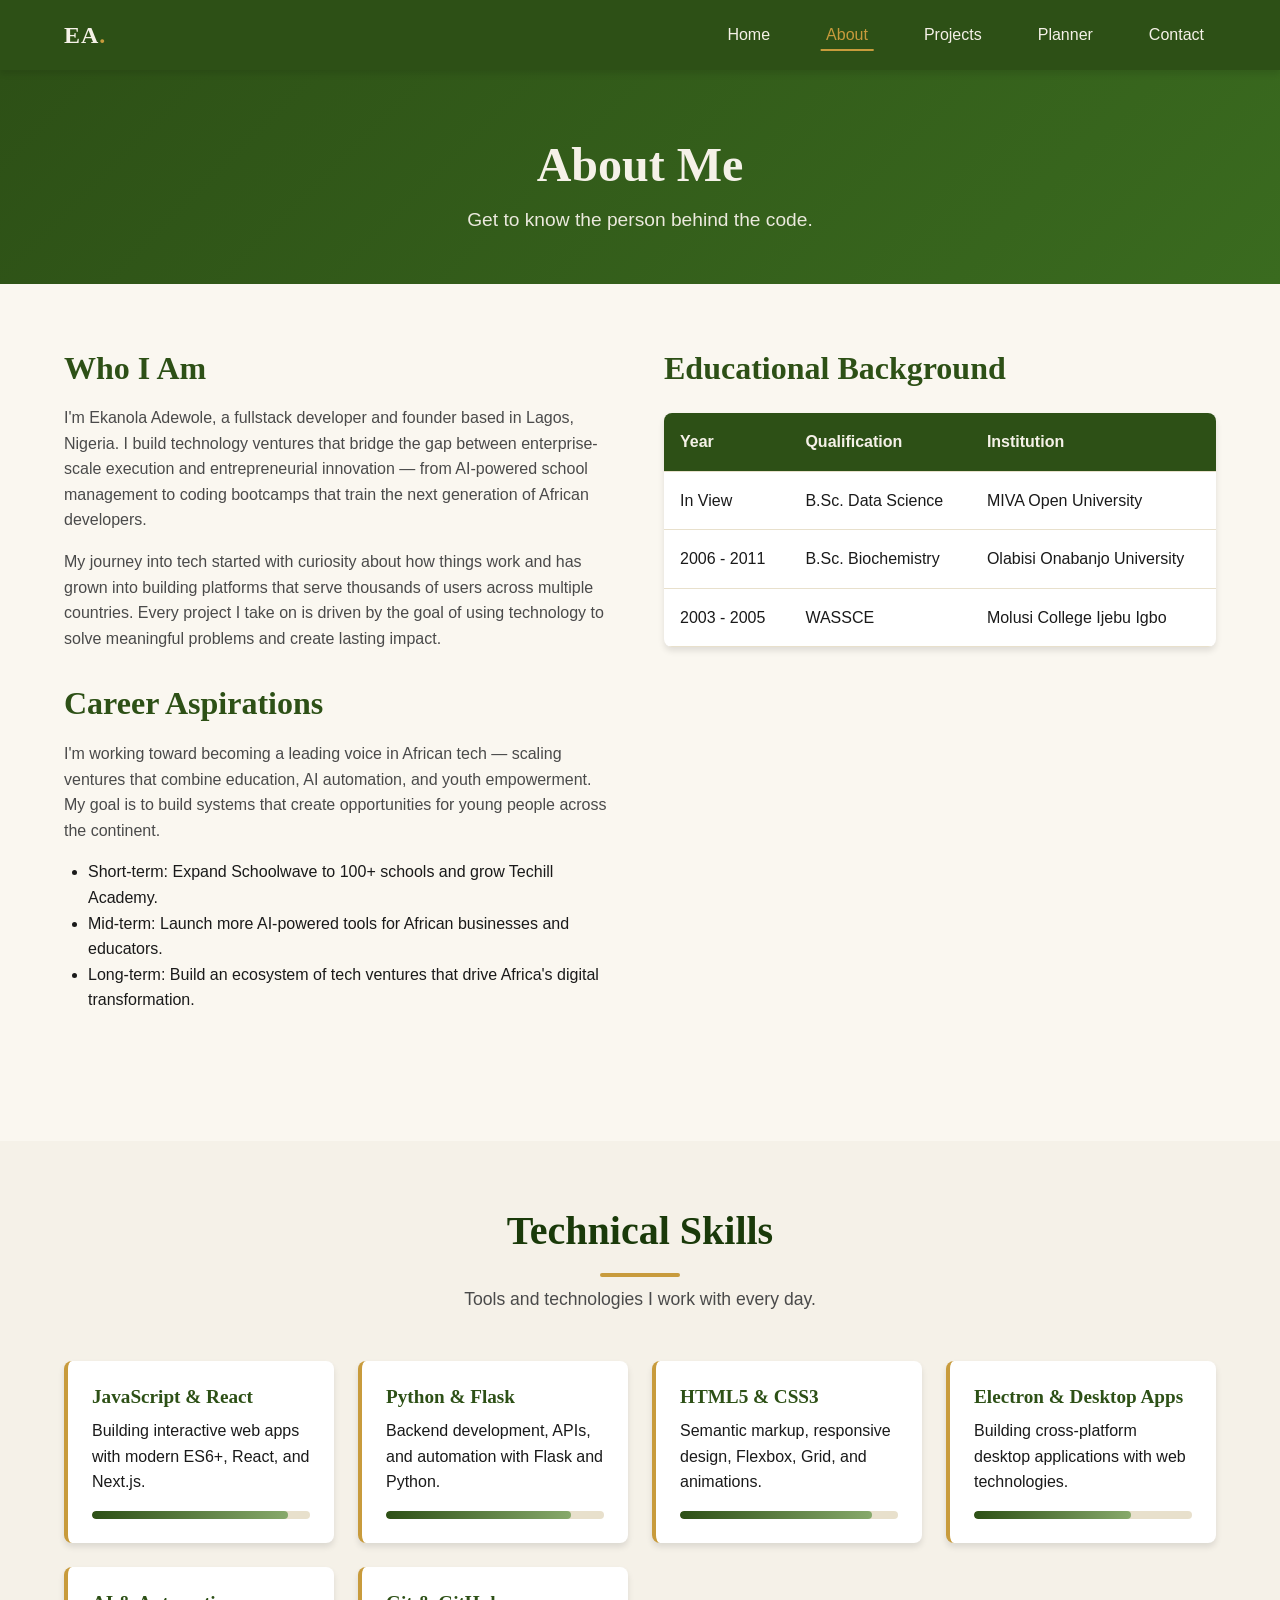
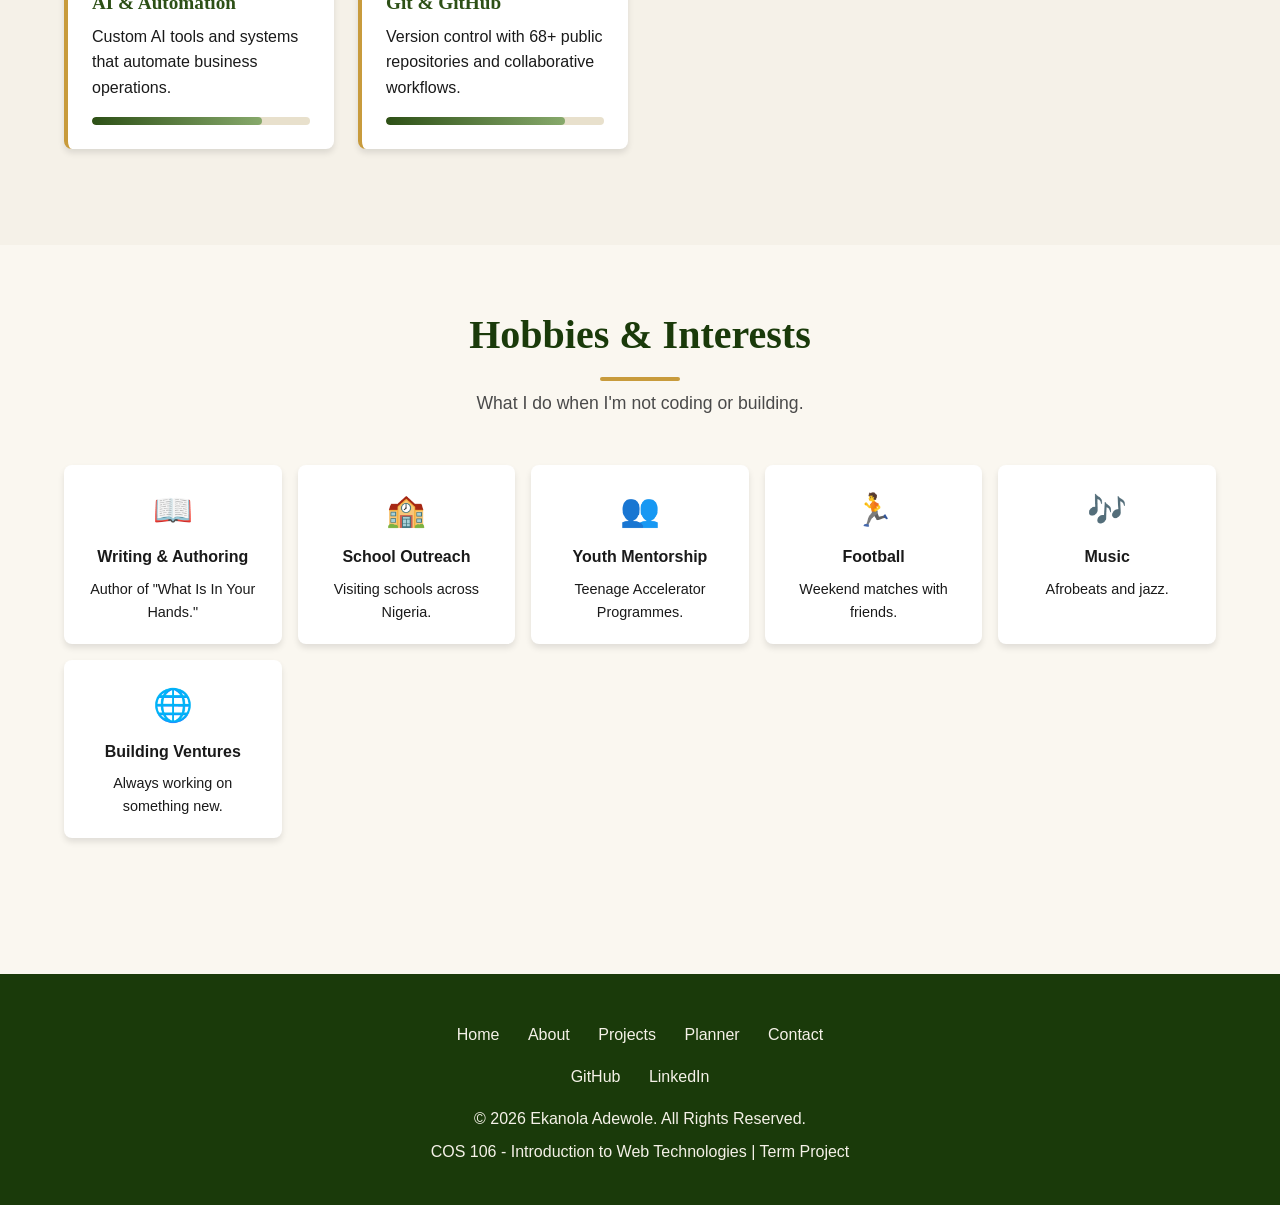
<file: about.html>
<!DOCTYPE html>
<html lang="en">
<head>
  <meta charset="UTF-8" />
  <meta name="viewport" content="width=device-width, initial-scale=1.0" />
  <meta name="description" content="About Ekanola Adewole - educational background, skills, career aspirations, and hobbies." />
  <title>About Me | Ekanola Adewole</title>
  <link rel="stylesheet" href="css/style.css" />
</head>
<body>
  <header>
    <nav class="navbar">
      <div class="nav-container">
        <a href="index.html" class="nav-logo">EA<span>.</span></a>
        <button class="hamburger" aria-expanded="false">&#9776;</button>
        <ul class="nav-menu">
          <li><a href="index.html" class="nav-link">Home</a></li>
          <li><a href="about.html" class="nav-link">About</a></li>
          <li><a href="projects.html" class="nav-link">Projects</a></li>
          <li><a href="planner.html" class="nav-link">Planner</a></li>
          <li><a href="contact.html" class="nav-link">Contact</a></li>
        </ul>
      </div>
    </nav>
  </header>

  <main>
    <section class="page-header">
      <h1>About Me</h1>
      <p>Get to know the person behind the code.</p>
    </section>

    <!-- Bio + Education -->
    <section class="about-section">
      <div class="container">
        <div class="about-grid">
          <div class="about-text reveal">
            <h2>Who I Am</h2>
            <p>
              I'm Ekanola Adewole, a fullstack developer and founder based in Lagos, Nigeria.
              I build technology ventures that bridge the gap between enterprise-scale execution
              and entrepreneurial innovation — from AI-powered school management to coding
              bootcamps that train the next generation of African developers.
            </p>
            <p>
              My journey into tech started with curiosity about how things work and has grown
              into building platforms that serve thousands of users across multiple countries.
              Every project I take on is driven by the goal of using technology to solve
              meaningful problems and create lasting impact.
            </p>
            <h2 style="margin-top:2rem;">Career Aspirations</h2>
            <p>
              I'm working toward becoming a leading voice in African tech — scaling ventures
              that combine education, AI automation, and youth empowerment. My goal is to
              build systems that create opportunities for young people across the continent.
            </p>
            <ul>
              <li>Short-term: Expand Schoolwave to 100+ schools and grow Techill Academy.</li>
              <li>Mid-term: Launch more AI-powered tools for African businesses and educators.</li>
              <li>Long-term: Build an ecosystem of tech ventures that drive Africa's digital transformation.</li>
            </ul>
          </div>

          <div class="reveal">
            <h2 style="color: var(--primary);">Educational Background</h2>
            <table class="education-table">
              <thead>
                <tr>
                  <th>Year</th>
                  <th>Qualification</th>
                  <th>Institution</th>
                </tr>
              </thead>
              <tbody>
                <tr>
                  <td>In View</td>
                  <td>B.Sc. Data Science</td>
                  <td>MIVA Open University</td>
                </tr>
                <tr>
                  <td>2006 - 2011</td>
                  <td>B.Sc. Biochemistry</td>
                  <td>Olabisi Onabanjo University</td>
                </tr>
                <tr>
                  <td>2003 - 2005</td>
                  <td>WASSCE</td>
                  <td>Molusi College Ijebu Igbo</td>
                </tr>
              </tbody>
            </table>
          </div>

        </div>
      </div>
    </section>

    <!-- Technical Skills -->
    <section style="background: var(--cream);">
      <div class="container">
        <h2 class="section-title reveal">Technical Skills</h2>
        <p class="section-subtitle reveal">Tools and technologies I work with every day.</p>

        <div class="skills-grid">
          <div class="skill-card reveal">
            <h3>JavaScript &amp; React</h3>
            <p>Building interactive web apps with modern ES6+, React, and Next.js.</p>
            <div class="skill-bar"><div class="skill-fill" data-width="90"></div></div>
          </div>
          <div class="skill-card reveal">
            <h3>Python &amp; Flask</h3>
            <p>Backend development, APIs, and automation with Flask and Python.</p>
            <div class="skill-bar"><div class="skill-fill" data-width="85"></div></div>
          </div>
          <div class="skill-card reveal">
            <h3>HTML5 &amp; CSS3</h3>
            <p>Semantic markup, responsive design, Flexbox, Grid, and animations.</p>
            <div class="skill-bar"><div class="skill-fill" data-width="88"></div></div>
          </div>
          <div class="skill-card reveal">
            <h3>Electron &amp; Desktop Apps</h3>
            <p>Building cross-platform desktop applications with web technologies.</p>
            <div class="skill-bar"><div class="skill-fill" data-width="72"></div></div>
          </div>
          <div class="skill-card reveal">
            <h3>AI &amp; Automation</h3>
            <p>Custom AI tools and systems that automate business operations.</p>
            <div class="skill-bar"><div class="skill-fill" data-width="78"></div></div>
          </div>
          <div class="skill-card reveal">
            <h3>Git &amp; GitHub</h3>
            <p>Version control with 68+ public repositories and collaborative workflows.</p>
            <div class="skill-bar"><div class="skill-fill" data-width="82"></div></div>
          </div>
        </div>
      </div>
    </section>

    <!-- Hobbies & Interests -->
    <section style="background: var(--cream-light);">
      <div class="container">
        <h2 class="section-title reveal">Hobbies &amp; Interests</h2>
        <p class="section-subtitle reveal">What I do when I'm not coding or building.</p>

        <ul class="hobbies-list">
          <li class="hobby-item reveal">
            <span class="hobby-icon">&#128214;</span>
            <strong>Writing &amp; Authoring</strong>
            <p style="margin:0.5rem 0 0; font-size:0.9rem;">Author of "What Is In Your Hands."</p>
          </li>
          <li class="hobby-item reveal">
            <span class="hobby-icon">&#127979;</span>
            <strong>School Outreach</strong>
            <p style="margin:0.5rem 0 0; font-size:0.9rem;">Visiting schools across Nigeria.</p>
          </li>
          <li class="hobby-item reveal">
            <span class="hobby-icon">&#128101;</span>
            <strong>Youth Mentorship</strong>
            <p style="margin:0.5rem 0 0; font-size:0.9rem;">Teenage Accelerator Programmes.</p>
          </li>
          <li class="hobby-item reveal">
            <span class="hobby-icon">&#127939;</span>
            <strong>Football</strong>
            <p style="margin:0.5rem 0 0; font-size:0.9rem;">Weekend matches with friends.</p>
          </li>
          <li class="hobby-item reveal">
            <span class="hobby-icon">&#127926;</span>
            <strong>Music</strong>
            <p style="margin:0.5rem 0 0; font-size:0.9rem;">Afrobeats and jazz.</p>
          </li>
          <li class="hobby-item reveal">
            <span class="hobby-icon">&#127760;</span>
            <strong>Building Ventures</strong>
            <p style="margin:0.5rem 0 0; font-size:0.9rem;">Always working on something new.</p>
          </li>
        </ul>
      </div>
    </section>
  </main>

  <footer class="footer">
    <div class="footer-links">
      <a href="index.html">Home</a>
      <a href="about.html">About</a>
      <a href="projects.html">Projects</a>
      <a href="planner.html">Planner</a>
      <a href="contact.html">Contact</a>
    </div>
    <div class="footer-links">
      <a href="https://github.com/woleEkanola" target="_blank" rel="noopener">GitHub</a>
      <a href="https://linkedin.com/in/woleekanola" target="_blank" rel="noopener">LinkedIn</a>
    </div>
    <p>&copy; <span id="current-year"></span> Ekanola Adewole. All Rights Reserved.</p>
    <p>COS 106 - Introduction to Web Technologies | Term Project</p>
  </footer>

  <script src="js/main.js"></script>
</body>
</html>
</file>
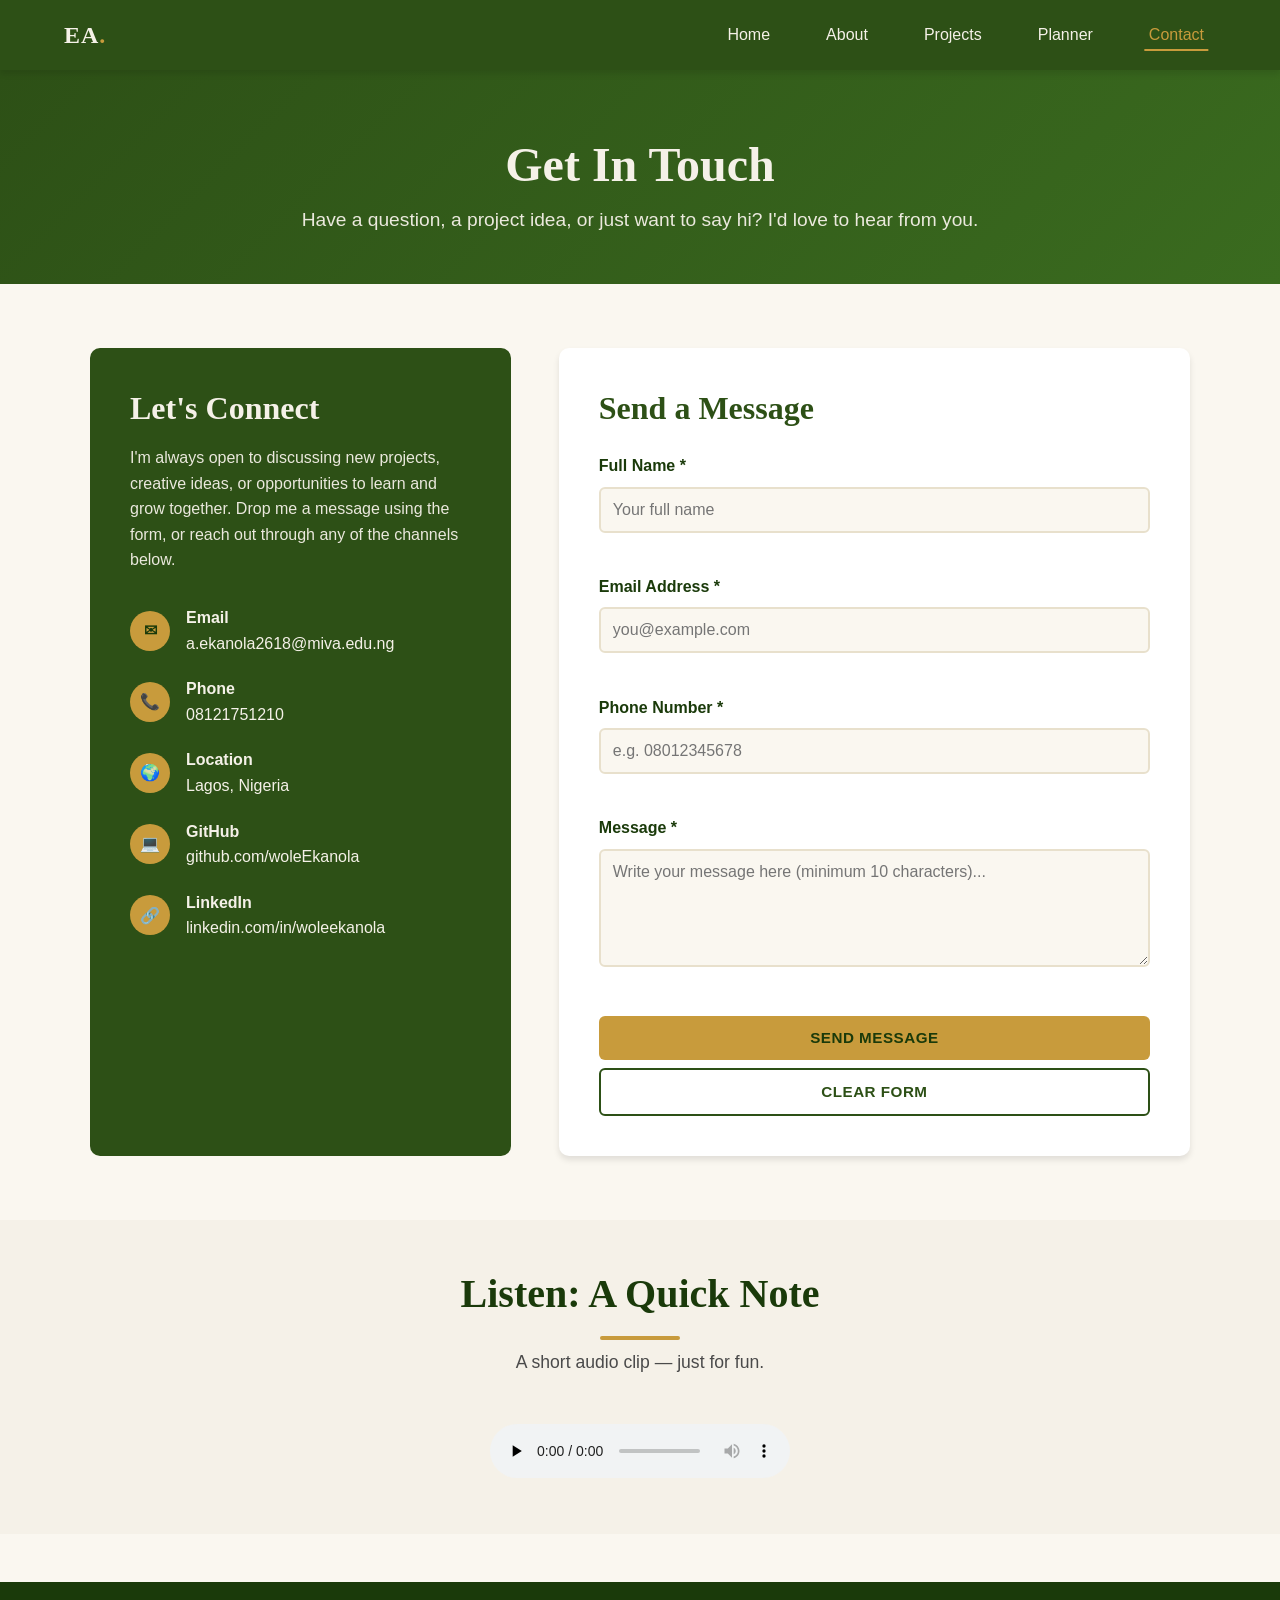
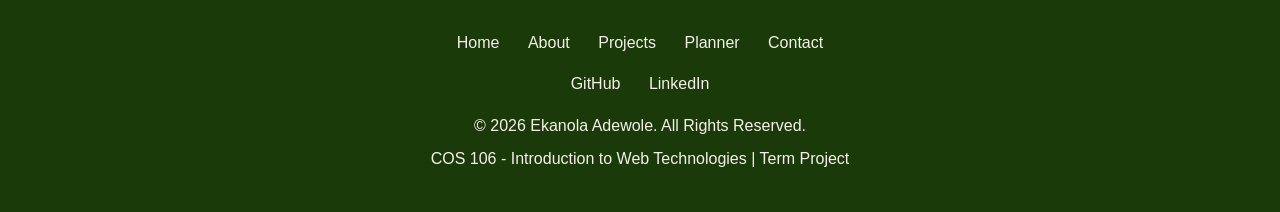
<file: contact.html>
<!DOCTYPE html>
<html lang="en">
<head>
  <meta charset="UTF-8" />
  <meta name="viewport" content="width=device-width, initial-scale=1.0" />
  <meta name="description" content="Contact Ekanola Adewole - get in touch for collaborations, projects, or questions." />
  <title>Contact | Ekanola Adewole</title>
  <link rel="stylesheet" href="css/style.css" />
</head>
<body>
  <header>
    <nav class="navbar">
      <div class="nav-container">
        <a href="index.html" class="nav-logo">EA<span>.</span></a>
        <button class="hamburger" aria-expanded="false">&#9776;</button>
        <ul class="nav-menu">
          <li><a href="index.html" class="nav-link">Home</a></li>
          <li><a href="about.html" class="nav-link">About</a></li>
          <li><a href="projects.html" class="nav-link">Projects</a></li>
          <li><a href="planner.html" class="nav-link">Planner</a></li>
          <li><a href="contact.html" class="nav-link">Contact</a></li>
        </ul>
      </div>
    </nav>
  </header>

  <main>
    <section class="page-header">
      <h1>Get In Touch</h1>
      <p>Have a question, a project idea, or just want to say hi? I'd love to hear from you.</p>
    </section>

    <!-- Contact Section -->
    <section class="contact-section">
      <div class="container">
        <div class="contact-wrapper">

          <aside class="contact-info reveal">
            <h2>Let's Connect</h2>
            <p>
              I'm always open to discussing new projects, creative ideas, or opportunities
              to learn and grow together. Drop me a message using the form, or reach out
              through any of the channels below.
            </p>

            <div class="contact-detail">
              <div class="contact-icon">&#9993;</div>
              <div>
                <strong>Email</strong><br />
                <a href="mailto:a.ekanola2618@miva.edu.ng" style="color: var(--cream);">
                  a.ekanola2618@miva.edu.ng
                </a>
              </div>
            </div>

            <div class="contact-detail">
              <div class="contact-icon">&#128222;</div>
              <div>
                <strong>Phone</strong><br />
                <a href="tel:08121751210" style="color: var(--cream);">
                  08121751210
                </a>
              </div>
            </div>

            <div class="contact-detail">
              <div class="contact-icon">&#127757;</div>
              <div>
                <strong>Location</strong><br />
                Lagos, Nigeria
              </div>
            </div>

            <div class="contact-detail">
              <div class="contact-icon">&#128187;</div>
              <div>
                <strong>GitHub</strong><br />
                <a href="https://github.com/woleEkanola" target="_blank" rel="noopener" style="color: var(--cream);">
                  github.com/woleEkanola
                </a>
              </div>
            </div>

            <div class="contact-detail">
              <div class="contact-icon">&#128279;</div>
              <div>
                <strong>LinkedIn</strong><br />
                <a href="https://linkedin.com/in/woleekanola" target="_blank" rel="noopener" style="color: var(--cream);">
                  linkedin.com/in/woleekanola
                </a>
              </div>
            </div>
          </aside>

          <!-- Contact Form -->
          <div class="contact-form reveal">
            <h2>Send a Message</h2>
            <form id="contact-form" novalidate>
              <div class="form-group">
                <label for="name">Full Name *</label>
                <input
                  type="text"
                  id="name"
                  name="name"
                  placeholder="Your full name"
                  autocomplete="name"
                  required
                />
                <span class="error-msg" id="name-error"></span>
              </div>

              <div class="form-group">
                <label for="email">Email Address *</label>
                <input
                  type="email"
                  id="email"
                  name="email"
                  placeholder="you@example.com"
                  autocomplete="email"
                  required
                />
                <span class="error-msg" id="email-error"></span>
              </div>

              <div class="form-group">
                <label for="phone">Phone Number *</label>
                <input
                  type="tel"
                  id="phone"
                  name="phone"
                  placeholder="e.g. 08012345678"
                  autocomplete="tel"
                  required
                />
                <span class="error-msg" id="phone-error"></span>
              </div>

              <div class="form-group">
                <label for="message">Message *</label>
                <textarea
                  id="message"
                  name="message"
                  rows="5"
                  placeholder="Write your message here (minimum 10 characters)..."
                  required
                ></textarea>
                <span class="error-msg" id="message-error"></span>
              </div>

              <button type="submit" class="btn btn-primary btn-block">Send Message</button>
              <button type="reset" class="btn btn-block" style="background: transparent; color: var(--primary); border: 2px solid var(--primary); margin-top: 0.5rem;">
                Clear Form
              </button>

              <div class="success-msg" id="success-msg"></div>
            </form>
          </div>

        </div>
      </div>
    </section>

    <!-- Audio section -->
    <section class="media-section">
      <div class="container">
        <h2 class="section-title reveal">Listen: A Quick Note</h2>
        <p class="section-subtitle reveal">A short audio clip — just for fun.</p>
        <div style="text-align:center;" class="reveal">
          <audio controls preload="none">
            <source src="https://commondatastorage.googleapis.com/codeskulptor-demos/DDR_assets/Kangaroo_MusiQue_-_The_Neverwritten_Role_Playing_Game.mp3" type="audio/mpeg" />
            Your browser does not support the audio element.
          </audio>
        </div>
      </div>
    </section>
  </main>

  <footer class="footer">
    <div class="footer-links">
      <a href="index.html">Home</a>
      <a href="about.html">About</a>
      <a href="projects.html">Projects</a>
      <a href="planner.html">Planner</a>
      <a href="contact.html">Contact</a>
    </div>
    <div class="footer-links">
      <a href="https://github.com/woleEkanola" target="_blank" rel="noopener">GitHub</a>
      <a href="https://linkedin.com/in/woleekanola" target="_blank" rel="noopener">LinkedIn</a>
    </div>
    <p>&copy; <span id="current-year"></span> Ekanola Adewole. All Rights Reserved.</p>
    <p>COS 106 - Introduction to Web Technologies | Term Project</p>
  </footer>

  <script src="js/main.js"></script>
  <script src="js/validation.js"></script>
</body>
</html>
</file>
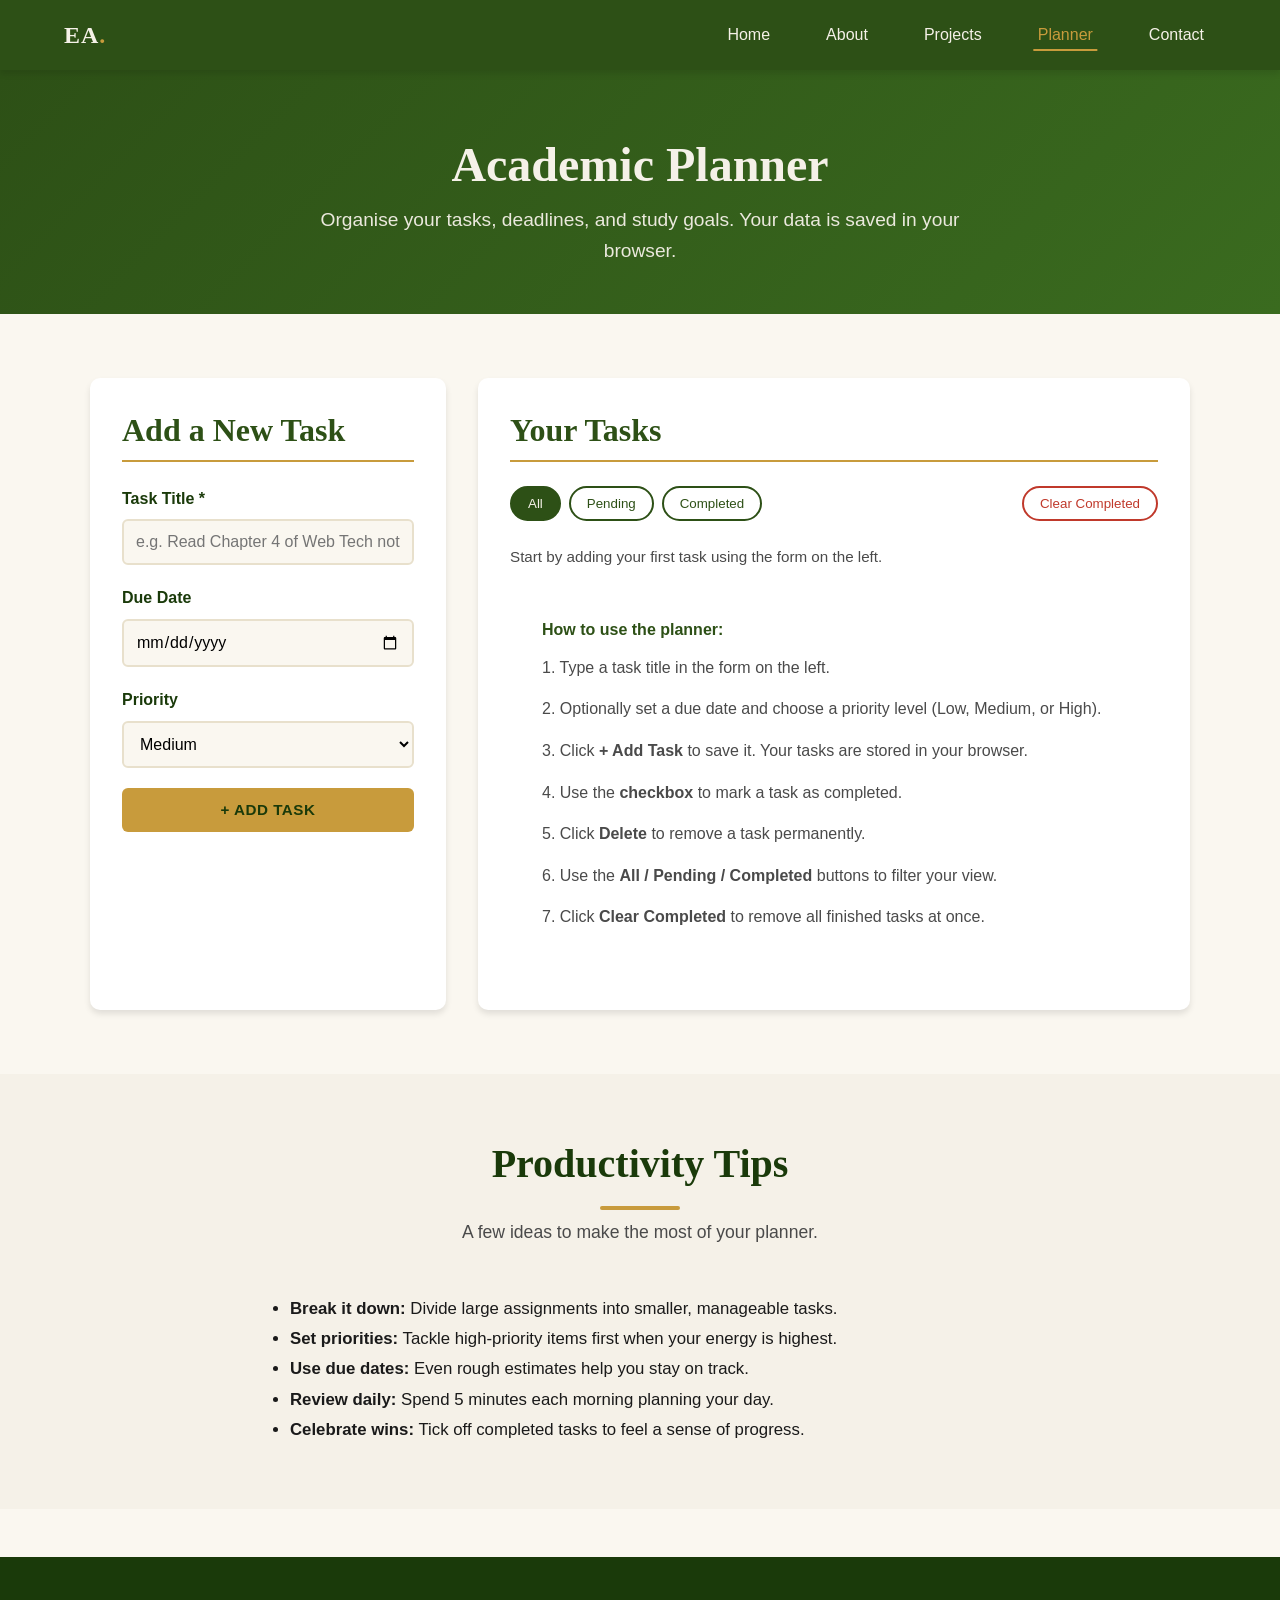
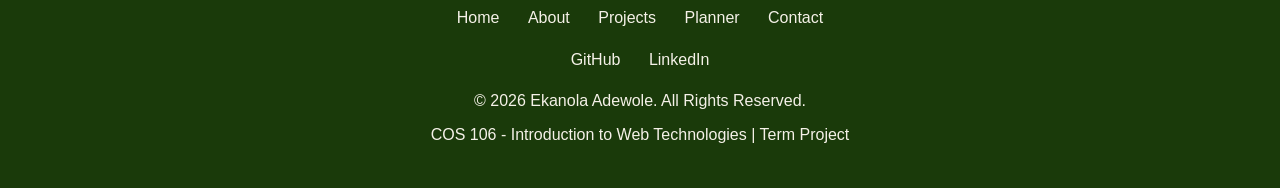
<file: planner.html>
<!DOCTYPE html>
<html lang="en">
<head>
  <meta charset="UTF-8" />
  <meta name="viewport" content="width=device-width, initial-scale=1.0" />
  <meta name="description" content="Academic Planner - manage your tasks, deadlines, and study schedule." />
  <title>Academic Planner | Ekanola Adewole</title>
  <link rel="stylesheet" href="css/style.css" />
</head>
<body>
  <header>
    <nav class="navbar">
      <div class="nav-container">
        <a href="index.html" class="nav-logo">EA<span>.</span></a>
        <button class="hamburger" aria-expanded="false">&#9776;</button>
        <ul class="nav-menu">
          <li><a href="index.html" class="nav-link">Home</a></li>
          <li><a href="about.html" class="nav-link">About</a></li>
          <li><a href="projects.html" class="nav-link">Projects</a></li>
          <li><a href="planner.html" class="nav-link">Planner</a></li>
          <li><a href="contact.html" class="nav-link">Contact</a></li>
        </ul>
      </div>
    </nav>
  </header>

  <main>
    <section class="page-header">
      <h1>Academic Planner</h1>
      <p>Organise your tasks, deadlines, and study goals. Your data is saved in your browser.</p>
    </section>

    <section class="planner-section">
      <div class="container">
        <div class="planner-container">

          <!-- Add Task Form -->
          <div class="planner-form-card reveal">
            <h2>Add a New Task</h2>
            <form id="task-form" novalidate>
              <div class="form-group">
                <label for="task-input">Task Title *</label>
                <input
                  type="text"
                  id="task-input"
                  name="title"
                  placeholder="e.g. Read Chapter 4 of Web Tech notes"
                  required
                  maxlength="120"
                />
              </div>

              <div class="form-group">
                <label for="task-date">Due Date</label>
                <input
                  type="date"
                  id="task-date"
                  name="dueDate"
                />
              </div>

              <div class="form-group">
                <label for="task-priority">Priority</label>
                <select id="task-priority" name="priority">
                  <option value="low">Low</option>
                  <option value="medium" selected>Medium</option>
                  <option value="high">High</option>
                </select>
              </div>

              <button type="submit" class="btn btn-primary btn-block">+ Add Task</button>
            </form>
          </div>

          <!-- Task List -->
          <div class="planner-list-card reveal">
            <h2>Your Tasks</h2>

            <div class="planner-filters">
              <button class="filter-btn active" data-filter="all">All</button>
              <button class="filter-btn" data-filter="pending">Pending</button>
              <button class="filter-btn" data-filter="completed">Completed</button>
              <button id="clear-completed" class="filter-btn" style="margin-left:auto; border-color:#c0392b; color:#c0392b;">
                Clear Completed
              </button>
            </div>

            <p id="task-counter" style="color: var(--text-light); margin-bottom: 1rem; font-size: 0.95rem;">
              Start by adding your first task using the form on the left.
            </p>

            <ul id="task-list" class="task-list">
              <li class="empty-state" style="padding:2rem;text-align:left;font-style:normal;">
                <p style="font-weight:600;margin-bottom:0.75rem;color:var(--primary);">How to use the planner:</p>
                <p>1. Type a task title in the form on the left.</p>
                <p>2. Optionally set a due date and choose a priority level (Low, Medium, or High).</p>
                <p>3. Click <strong>+ Add Task</strong> to save it. Your tasks are stored in your browser.</p>
                <p>4. Use the <strong>checkbox</strong> to mark a task as completed.</p>
                <p>5. Click <strong>Delete</strong> to remove a task permanently.</p>
                <p>6. Use the <strong>All / Pending / Completed</strong> buttons to filter your view.</p>
                <p>7. Click <strong>Clear Completed</strong> to remove all finished tasks at once.</p>
              </li>
            </ul>
          </div>

        </div>
      </div>
    </section>

    <!-- Tips -->
    <section style="background: var(--cream);">
      <div class="container">
        <h2 class="section-title reveal">Productivity Tips</h2>
        <p class="section-subtitle reveal">A few ideas to make the most of your planner.</p>

        <ul style="max-width:700px; margin: 0 auto; font-size: 1.05rem; line-height: 1.8;" class="reveal">
          <li><strong>Break it down:</strong> Divide large assignments into smaller, manageable tasks.</li>
          <li><strong>Set priorities:</strong> Tackle high-priority items first when your energy is highest.</li>
          <li><strong>Use due dates:</strong> Even rough estimates help you stay on track.</li>
          <li><strong>Review daily:</strong> Spend 5 minutes each morning planning your day.</li>
          <li><strong>Celebrate wins:</strong> Tick off completed tasks to feel a sense of progress.</li>
        </ul>
      </div>
    </section>
  </main>

  <footer class="footer">
    <div class="footer-links">
      <a href="index.html">Home</a>
      <a href="about.html">About</a>
      <a href="projects.html">Projects</a>
      <a href="planner.html">Planner</a>
      <a href="contact.html">Contact</a>
    </div>
    <div class="footer-links">
      <a href="https://github.com/woleEkanola" target="_blank" rel="noopener">GitHub</a>
      <a href="https://linkedin.com/in/woleekanola" target="_blank" rel="noopener">LinkedIn</a>
    </div>
    <p>&copy; <span id="current-year"></span> Ekanola Adewole. All Rights Reserved.</p>
    <p>COS 106 - Introduction to Web Technologies | Term Project</p>
  </footer>

  <script src="js/main.js"></script>
  <script src="js/planner.js"></script>
</body>
</html>
</file>
<file: css/style.css>
/* CSS Variables */
:root {
  --primary: #2d5016;
  --primary-dark: #1a3a0a;
  --primary-light: #3a6b1f;
  --secondary: #87a96b;
  --sage: #b5c4a0;
  --accent: #c89b3c;
  --accent-dark: #a37e2a;
  --cream: #f5f1e8;
  --cream-light: #faf7f0;
  --cream-dark: #e8e0cc;
  --text: #1a1a1a;
  --text-light: #4a4a4a;
  --white: #ffffff;
  --shadow: 0 4px 6px rgba(0, 0, 0, 0.1);
  --shadow-lg: 0 10px 30px rgba(0, 0, 0, 0.15);
  --transition: all 0.3s ease;
  --font-body: 'Segoe UI', Tahoma, Geneva, Verdana, sans-serif;
  --font-heading: 'Georgia', 'Times New Roman', serif;
}

/* Reset & Base */
* {
  margin: 0;
  padding: 0;
  box-sizing: border-box;
}

html {
  scroll-behavior: smooth;
  scroll-padding-top: 80px;
}

body {
  font-family: var(--font-body);
  font-size: 16px;
  line-height: 1.6;
  color: var(--text);
  background-color: var(--cream-light);
  overflow-x: hidden;
}

h1, h2, h3, h4, h5, h6 {
  font-family: var(--font-heading);
  color: var(--primary-dark);
  line-height: 1.3;
  margin-bottom: 0.5em;
}

h1 { font-size: 2.5rem; }
h2 { font-size: 2rem; }
h3 { font-size: 1.5rem; }

p { margin-bottom: 1rem; }

a {
  color: var(--primary);
  text-decoration: none;
  transition: var(--transition);
}

a:hover { color: var(--accent); }

img {
  max-width: 100%;
  height: auto;
  display: block;
}

ul, ol { margin-left: 1.5rem; margin-bottom: 1rem; }

.container {
  max-width: 1200px;
  margin: 0 auto;
  padding: 0 1.5rem;
}

/* Navigation */
.navbar {
  background: var(--primary);
  color: var(--cream);
  padding: 1rem 0;
  position: sticky;
  top: 0;
  z-index: 1000;
  box-shadow: var(--shadow);
  transition: var(--transition);
}

.nav-container {
  max-width: 1200px;
  margin: 0 auto;
  padding: 0 1.5rem;
  display: flex;
  justify-content: space-between;
  align-items: center;
}

.nav-logo {
  font-family: var(--font-heading);
  font-size: 1.5rem;
  font-weight: bold;
  color: var(--cream);
  letter-spacing: 1px;
}

.nav-logo span { color: var(--accent); }

.nav-menu {
  display: flex;
  list-style: none;
  gap: 2rem;
  margin: 0;
}

.nav-link {
  color: var(--cream);
  font-weight: 500;
  padding: 0.5rem 0.75rem;
  border-radius: 4px;
  position: relative;
  transition: var(--transition);
}

.nav-link::after {
  content: '';
  position: absolute;
  bottom: 0;
  left: 50%;
  width: 0;
  height: 2px;
  background: var(--accent);
  transition: var(--transition);
  transform: translateX(-50%);
}

.nav-link:hover::after,
.nav-link.active::after {
  width: 80%;
}

.nav-link:hover, .nav-link.active {
  color: var(--accent);
}

.hamburger {
  display: none;
  background: none;
  border: none;
  color: var(--cream);
  font-size: 1.5rem;
  cursor: pointer;
  padding: 0.5rem;
}

/* Hero Section */
.hero {
  background: linear-gradient(135deg, var(--primary) 0%, var(--primary-light) 100%);
  color: var(--cream);
  padding: 5rem 1.5rem;
  min-height: 80vh;
  display: flex;
  align-items: center;
}

.hero-content {
  max-width: 1200px;
  margin: 0 auto;
  display: grid;
  grid-template-columns: 1fr 1fr;
  gap: 3rem;
  align-items: center;
}

.hero-text h1 {
  color: var(--cream);
  font-size: 3.5rem;
  margin-bottom: 1rem;
  animation: fadeInUp 0.8s ease;
}

.hero-text .tagline {
  color: var(--accent);
  font-size: 1.25rem;
  font-weight: 500;
  margin-bottom: 1.5rem;
  animation: fadeInUp 0.8s ease 0.2s backwards;
}

.hero-text p {
  font-size: 1.1rem;
  margin-bottom: 2rem;
  animation: fadeInUp 0.8s ease 0.4s backwards;
}

.hero-image {
  display: flex;
  justify-content: center;
  animation: fadeIn 1s ease 0.5s backwards;
}

.profile-photo {
  width: 320px;
  height: 320px;
  border-radius: 50%;
  object-fit: cover;
  border: 6px solid var(--accent);
  box-shadow: var(--shadow-lg);
  transition: var(--transition);
}

.profile-photo:hover {
  transform: scale(1.05) rotate(2deg);
}

/* Buttons */
.btn {
  display: inline-block;
  padding: 0.85rem 2rem;
  border-radius: 6px;
  font-weight: 600;
  text-align: center;
  cursor: pointer;
  border: none;
  transition: var(--transition);
  text-transform: uppercase;
  letter-spacing: 0.5px;
  font-size: 0.95rem;
}

.btn-primary {
  background: var(--accent);
  color: var(--primary-dark);
}

.btn-primary:hover {
  background: var(--accent-dark);
  color: var(--white);
  transform: translateY(-3px);
  box-shadow: var(--shadow);
}

.btn-secondary {
  background: transparent;
  color: var(--cream);
  border: 2px solid var(--cream);
}

.btn-secondary:hover {
  background: var(--cream);
  color: var(--primary);
}

.btn-block { width: 100%; }

/* Sections */
section {
  padding: 4rem 0;
}

.section-title {
  text-align: center;
  font-size: 2.5rem;
  margin-bottom: 0.5rem;
  position: relative;
  display: inline-block;
  width: 100%;
}

.section-title::after {
  content: '';
  display: block;
  width: 80px;
  height: 4px;
  background: var(--accent);
  margin: 1rem auto 0;
  border-radius: 2px;
}

.section-subtitle {
  text-align: center;
  color: var(--text-light);
  font-size: 1.1rem;
  margin-bottom: 3rem;
}

/* Page Header (sub-pages) */
.page-header {
  background: linear-gradient(135deg, var(--primary) 0%, var(--primary-light) 100%);
  color: var(--cream);
  padding: 4rem 1.5rem 3rem;
  text-align: center;
}

.page-header h1 {
  color: var(--cream);
  font-size: 3rem;
  margin-bottom: 0.5rem;
}

.page-header p {
  font-size: 1.2rem;
  max-width: 700px;
  margin: 0 auto;
  opacity: 0.95;
}

/* About Page */
.about-section {
  background: var(--cream-light);
}

.about-grid {
  display: grid;
  grid-template-columns: 1fr 1fr;
  gap: 3rem;
  margin-bottom: 3rem;
}

.about-text h2 { color: var(--primary); margin-bottom: 1rem; }
.about-text p { color: var(--text-light); }

.education-table {
  width: 100%;
  border-collapse: collapse;
  background: var(--white);
  box-shadow: var(--shadow);
  border-radius: 8px;
  overflow: hidden;
  margin: 1.5rem 0;
}

.education-table thead {
  background: var(--primary);
  color: var(--cream);
}

.education-table th,
.education-table td {
  padding: 1rem;
  text-align: left;
  border-bottom: 1px solid var(--cream-dark);
}

.education-table th { font-weight: 600; }

.education-table tbody tr {
  transition: var(--transition);
}

.education-table tbody tr:hover {
  background: var(--cream);
}

.skills-grid {
  display: grid;
  grid-template-columns: repeat(auto-fit, minmax(250px, 1fr));
  gap: 1.5rem;
  margin: 2rem 0;
}

.skill-card {
  background: var(--white);
  padding: 1.5rem;
  border-radius: 8px;
  box-shadow: var(--shadow);
  transition: var(--transition);
  border-left: 4px solid var(--accent);
}

.skill-card:hover {
  transform: translateY(-5px);
  box-shadow: var(--shadow-lg);
}

.skill-card h3 {
  color: var(--primary);
  font-size: 1.2rem;
  margin-bottom: 0.5rem;
}

.skill-bar {
  background: var(--cream-dark);
  height: 8px;
  border-radius: 4px;
  overflow: hidden;
  margin-top: 0.5rem;
}

.skill-fill {
  height: 100%;
  background: linear-gradient(90deg, var(--primary), var(--secondary));
  border-radius: 4px;
  transition: width 1s ease;
}

.hobbies-list {
  display: grid;
  grid-template-columns: repeat(auto-fit, minmax(200px, 1fr));
  gap: 1rem;
  list-style: none;
  margin: 1.5rem 0;
}

.hobby-item {
  background: var(--white);
  padding: 1.25rem;
  border-radius: 8px;
  text-align: center;
  box-shadow: var(--shadow);
  transition: var(--transition);
}

.hobby-item:hover {
  background: var(--primary);
  color: var(--cream);
  transform: translateY(-3px);
}

.hobby-icon {
  font-size: 2rem;
  display: block;
  margin-bottom: 0.5rem;
}

/* Projects Page */
.projects-section {
  background: var(--cream);
}

.projects-grid {
  display: grid;
  grid-template-columns: repeat(auto-fit, minmax(300px, 1fr));
  gap: 2rem;
}

.project-card {
  background: var(--white);
  border-radius: 10px;
  overflow: hidden;
  box-shadow: var(--shadow);
  transition: var(--transition);
  display: flex;
  flex-direction: column;
}

.project-card:hover {
  transform: translateY(-8px);
  box-shadow: var(--shadow-lg);
}

.project-image {
  width: 100%;
  height: 200px;
  object-fit: cover;
  transition: var(--transition);
}

.project-card:hover .project-image {
  transform: scale(1.05);
}

.project-content {
  padding: 1.5rem;
  flex-grow: 1;
  display: flex;
  flex-direction: column;
}

.project-content h3 {
  color: var(--primary);
  margin-bottom: 0.5rem;
}

.project-tech {
  display: flex;
  flex-wrap: wrap;
  gap: 0.5rem;
  margin: 1rem 0;
}

.tech-tag {
  background: var(--sage);
  color: var(--primary-dark);
  padding: 0.25rem 0.75rem;
  border-radius: 20px;
  font-size: 0.85rem;
  font-weight: 500;
}

.project-links {
  margin-top: auto;
  display: flex;
  gap: 1rem;
  padding-top: 1rem;
}

.project-link {
  color: var(--primary);
  font-weight: 600;
  display: inline-flex;
  align-items: center;
  gap: 0.3rem;
}

.project-link:hover { color: var(--accent); }

/* Planner Page */
.planner-section {
  background: var(--cream-light);
  min-height: 80vh;
}

.planner-container {
  display: grid;
  grid-template-columns: 1fr 2fr;
  gap: 2rem;
  max-width: 1100px;
  margin: 0 auto;
}

.planner-form-card,
.planner-list-card {
  background: var(--white);
  padding: 2rem;
  border-radius: 10px;
  box-shadow: var(--shadow);
}

.planner-form-card h2,
.planner-list-card h2 {
  color: var(--primary);
  margin-bottom: 1.5rem;
  padding-bottom: 0.5rem;
  border-bottom: 2px solid var(--accent);
}

.form-group {
  margin-bottom: 1.25rem;
}

.form-group label {
  display: block;
  margin-bottom: 0.5rem;
  font-weight: 600;
  color: var(--primary-dark);
}

.form-group input,
.form-group select,
.form-group textarea {
  width: 100%;
  padding: 0.75rem;
  border: 2px solid var(--cream-dark);
  border-radius: 6px;
  font-size: 1rem;
  font-family: inherit;
  transition: var(--transition);
  background: var(--cream-light);
}

.form-group input:focus,
.form-group select:focus,
.form-group textarea:focus {
  outline: none;
  border-color: var(--primary);
  background: var(--white);
}

.planner-filters {
  display: flex;
  gap: 0.5rem;
  margin-bottom: 1.5rem;
  flex-wrap: wrap;
}

.filter-btn {
  padding: 0.5rem 1rem;
  border: 2px solid var(--primary);
  background: transparent;
  color: var(--primary);
  border-radius: 20px;
  cursor: pointer;
  font-weight: 500;
  transition: var(--transition);
}

.filter-btn:hover,
.filter-btn.active {
  background: var(--primary);
  color: var(--cream);
}

.task-list {
  list-style: none;
  margin: 0;
  padding: 0;
}

.task-item {
  background: var(--cream-light);
  padding: 1rem;
  margin-bottom: 0.75rem;
  border-radius: 6px;
  display: flex;
  align-items: center;
  gap: 1rem;
  border-left: 4px solid var(--accent);
  transition: var(--transition);
  animation: slideIn 0.3s ease;
}

.task-item:hover {
  background: var(--cream);
  transform: translateX(4px);
}

.task-item.completed {
  opacity: 0.6;
  border-left-color: var(--secondary);
}

.task-item.completed .task-title {
  text-decoration: line-through;
}

.task-checkbox {
  width: 22px;
  height: 22px;
  cursor: pointer;
}

.task-info {
  flex-grow: 1;
}

.task-title {
  font-weight: 600;
  color: var(--primary-dark);
  margin: 0;
}

.task-meta {
  font-size: 0.85rem;
  color: var(--text-light);
  margin-top: 0.25rem;
}

.priority-high { color: #c0392b; font-weight: 600; }
.priority-medium { color: var(--accent-dark); font-weight: 600; }
.priority-low { color: var(--secondary); font-weight: 600; }

.task-delete {
  background: #c0392b;
  color: var(--white);
  border: none;
  padding: 0.5rem 0.85rem;
  border-radius: 4px;
  cursor: pointer;
  font-size: 0.85rem;
  transition: var(--transition);
}

.task-delete:hover {
  background: #962d22;
  transform: scale(1.05);
}

.empty-state {
  text-align: center;
  padding: 2rem;
  color: var(--text-light);
  font-style: italic;
}

/* Contact Page */
.contact-section {
  background: var(--cream-light);
}

.contact-wrapper {
  display: grid;
  grid-template-columns: 1fr 1.5fr;
  gap: 3rem;
  max-width: 1100px;
  margin: 0 auto;
}

.contact-info {
  background: var(--primary);
  color: var(--cream);
  padding: 2.5rem;
  border-radius: 10px;
}

.contact-info h2 {
  color: var(--cream);
  margin-bottom: 1rem;
}

.contact-info p {
  margin-bottom: 2rem;
  opacity: 0.95;
}

.contact-detail {
  display: flex;
  align-items: center;
  gap: 1rem;
  margin-bottom: 1.25rem;
}

.contact-icon {
  width: 40px;
  height: 40px;
  background: var(--accent);
  color: var(--primary-dark);
  border-radius: 50%;
  display: flex;
  align-items: center;
  justify-content: center;
  font-weight: bold;
  flex-shrink: 0;
}

.contact-form {
  background: var(--white);
  padding: 2.5rem;
  border-radius: 10px;
  box-shadow: var(--shadow);
}

.contact-form h2 {
  color: var(--primary);
  margin-bottom: 1.5rem;
}

.error-msg {
  color: #c0392b;
  font-size: 0.85rem;
  margin-top: 0.3rem;
  display: block;
  min-height: 1.2em;
}

.form-group input.invalid,
.form-group textarea.invalid {
  border-color: #c0392b;
  background: #fdf2f2;
}

.form-group input.valid,
.form-group textarea.valid {
  border-color: var(--secondary);
}

.success-msg {
  background: var(--secondary);
  color: var(--white);
  padding: 1rem;
  border-radius: 6px;
  margin-top: 1rem;
  text-align: center;
  font-weight: 600;
  display: none;
}

.success-msg.show { display: block; animation: slideIn 0.3s ease; }

/* Multimedia Section */
.media-section {
  background: var(--cream);
  padding: 3rem 0;
}

.video-wrapper {
  max-width: 800px;
  margin: 0 auto;
  border-radius: 10px;
  overflow: hidden;
  box-shadow: var(--shadow-lg);
}

.video-wrapper video {
  width: 100%;
  display: block;
}

/* Footer */
.footer {
  background: var(--primary-dark);
  color: var(--cream);
  text-align: center;
  padding: 2rem 1.5rem;
  margin-top: 3rem;
}

.footer p { margin: 0.5rem 0; }

.footer-links {
  margin: 1rem 0;
}

.footer-links a {
  color: var(--cream);
  margin: 0 0.75rem;
  transition: var(--transition);
}

.footer-links a:hover { color: var(--accent); }

/* Animations */
@keyframes fadeIn {
  from { opacity: 0; }
  to { opacity: 1; }
}

@keyframes fadeInUp {
  from {
    opacity: 0;
    transform: translateY(30px);
  }
  to {
    opacity: 1;
    transform: translateY(0);
  }
}

@keyframes slideIn {
  from {
    opacity: 0;
    transform: translateX(-20px);
  }
  to {
    opacity: 1;
    transform: translateX(0);
  }
}

.reveal {
  opacity: 0;
  transform: translateY(30px);
  transition: opacity 0.8s ease, transform 0.8s ease;
}

.reveal.visible {
  opacity: 1;
  transform: translateY(0);
}

/* Responsive Design */
@media (max-width: 968px) {
  .hero-content,
  .about-grid,
  .planner-container,
  .contact-wrapper {
    grid-template-columns: 1fr;
  }

  .hero-text h1 { font-size: 2.5rem; }
  .hero { padding: 3rem 1.5rem; min-height: auto; }
  .profile-photo { width: 250px; height: 250px; }

  h1 { font-size: 2rem; }
  h2 { font-size: 1.6rem; }
  .section-title { font-size: 2rem; }
  .page-header h1 { font-size: 2.2rem; }
}

@media (max-width: 768px) {
  .nav-menu {
    position: fixed;
    top: 70px;
    left: -100%;
    width: 80%;
    max-width: 300px;
    height: calc(100vh - 70px);
    background: var(--primary-dark);
    flex-direction: column;
    padding: 2rem 1.5rem;
    gap: 1rem;
    transition: left 0.3s ease;
    box-shadow: var(--shadow-lg);
  }

  .nav-menu.active { left: 0; }

  .hamburger { display: block; }

  .hero-content { text-align: center; }
  .hero-text h1 { font-size: 2rem; }
  .hero-image { order: -1; }
  .profile-photo { width: 200px; height: 200px; }

  .container { padding: 0 1rem; }
  section { padding: 3rem 0; }
}

@media (max-width: 480px) {
  .hero-text h1 { font-size: 1.7rem; }
  .hero-text .tagline { font-size: 1rem; }
  .profile-photo { width: 160px; height: 160px; }
  .btn { padding: 0.7rem 1.5rem; font-size: 0.85rem; }
  .planner-form-card, .planner-list-card,
  .contact-info, .contact-form { padding: 1.5rem; }
}
</file>
